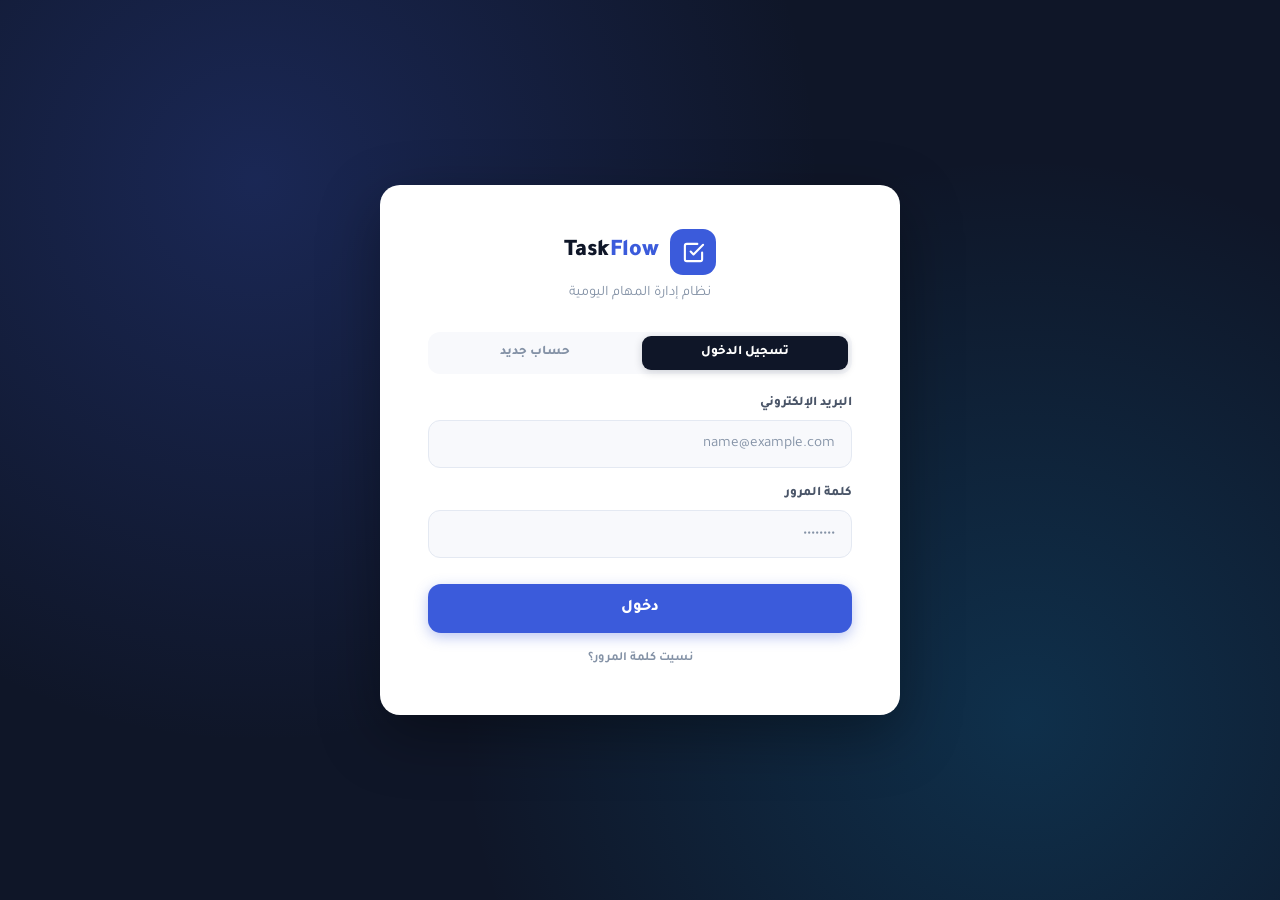
<file: index.html>
<!DOCTYPE html>
<html lang="ar" dir="rtl">
<head>
<meta charset="UTF-8">
<meta name="viewport" content="width=device-width, initial-scale=1.0">
<title>TaskFlow — إدارة المهام</title>
<link href="https://fonts.googleapis.com/css2?family=Tajawal:wght@300;400;500;700;800;900&display=swap" rel="stylesheet">
<link rel="stylesheet" href="style.css">
</head>
<body>

<!-- ══════ AUTH ══════ -->
<div class="auth-screen" id="authScreen">
  <div class="auth-card">
    <div class="auth-brand">
      <div class="auth-mark">
        <svg viewBox="0 0 24 24"><polyline points="9 11 12 14 22 4"/><path d="M21 12v7a2 2 0 01-2 2H5a2 2 0 01-2-2V5a2 2 0 012-2h11"/></svg>
      </div>
      <div class="auth-name">Task<span>Flow</span></div>
    </div>
    <div class="auth-sub">نظام إدارة المهام اليومية</div>

    <div class="auth-tabs">
      <button class="auth-tab on" id="tabLogin" onclick="switchAuth('login')">تسجيل الدخول</button>
      <button class="auth-tab"    id="tabReg"   onclick="switchAuth('register')">حساب جديد</button>
    </div>

    <div class="auth-err" id="authErr"></div>

    <!-- login -->
    <div id="loginForm">
      <div class="field">
        <label class="field-lbl">البريد الإلكتروني</label>
        <input class="field-inp" id="liEmail" type="email" placeholder="name@example.com" autocomplete="off">
      </div>
      <div class="field">
        <label class="field-lbl">كلمة المرور</label>
        <input class="field-inp" id="liPass" type="password" placeholder="••••••••">
      </div>
      <button class="auth-btn" onclick="doLogin()">دخول</button>
      <button class="link-btn" onclick="switchAuth('reset')">نسيت كلمة المرور؟</button>
    </div>

    
    <div id="resetForm" style="display:none">
      <div class="reset-note">
        أدخلي بريدك المسجّل، ثم اختاري كلمة مرور جديدة.
      </div>
      <div class="field">
        <label class="field-lbl">البريد الإلكتروني</label>
        <input class="field-inp" id="rsEmail" type="email" placeholder="name@example.com" autocomplete="off">
      </div>
      <div class="field">
        <label class="field-lbl">كلمة المرور الجديدة</label>
        <input class="field-inp" id="rsPass" type="password" placeholder="6 أحرف على الأقل">
      </div>
      <div class="field">
        <label class="field-lbl">تأكيد كلمة المرور</label>
        <input class="field-inp" id="rsPass2" type="password" placeholder="أعيدي كتابتها">
      </div>
      <button class="auth-btn" onclick="doReset()">تعيين كلمة المرور</button>
      <button class="link-btn" onclick="switchAuth('login')">العودة لتسجيل الدخول</button>
    </div>

    
    <div id="regForm" style="display:none">
      <div class="field">
        <label class="field-lbl">الاسم</label>
        <input class="field-inp" id="rgName" placeholder="اكتبي اسمك" autocomplete="off">
      </div>
      <div class="field">
        <label class="field-lbl">البريد الإلكتروني</label>
        <input class="field-inp" id="rgEmail" type="email" placeholder="name@example.com" autocomplete="off">
      </div>
      <div class="field">
        <label class="field-lbl">كلمة المرور</label>
        <input class="field-inp" id="rgPass" type="password" placeholder="6 أحرف على الأقل">
      </div>
      <button class="auth-btn" onclick="doRegister()">إنشاء الحساب</button>
    </div>

  </div>
</div>


<div class="shell" id="shell">
<div class="scrim" id="scrim" onclick="closeMenu()"></div>
<aside class="sidebar" id="sidebar">
  <div class="sb-top">
    <div class="sb-logo">
      <div class="sb-logo-mark">
        <svg viewBox="0 0 24 24"><polyline points="9 11 12 14 22 4"/><path d="M21 12v7a2 2 0 01-2 2H5a2 2 0 01-2-2V5a2 2 0 012-2h11"/></svg>
      </div>
      <div class="sb-logo-name">Task<span>Flow</span></div>
    </div>
    <div class="sb-user">
      <div class="sb-av" id="sbAv">؟</div>
      <div>
        <div class="sb-uname" id="sbName">—</div>
        <div class="sb-urole" id="sbRole">—</div>
      </div>
    </div>
  </div>

  <div class="sb-stats">
    <div class="sb-stat"><div class="sb-stat-val" id="stTotal">0</div><div class="sb-stat-lbl">إجمالي</div></div>
    <div class="sb-stat"><div class="sb-stat-val" id="stDone">0</div><div class="sb-stat-lbl">منجزة</div></div>
    <div class="sb-stat"><div class="sb-stat-val" id="stActive">0</div><div class="sb-stat-lbl">قيد التنفيذ</div></div>
    <div class="sb-stat"><div class="sb-stat-val" id="stHigh">0</div><div class="sb-stat-lbl">عالية</div></div>
  </div>

  <nav class="sb-nav">
    <div class="sb-nav-title">الفئات</div>
    <div id="catNav"></div>

    <div id="adminNav" style="display:none">
      <div class="sb-nav-title">لوحة المدير</div>
      <div class="sb-item admin-item" onclick="setView('users',this)">
        <svg viewBox="0 0 24 24"><path d="M17 21v-2a4 4 0 00-4-4H5a4 4 0 00-4 4v2"/><circle cx="9" cy="7" r="4"/><path d="M23 21v-2a4 4 0 00-3-3.87"/></svg>
        إدارة المستخدمين
      </div>
      <div class="sb-item admin-item" onclick="setView('cats',this)">
        <svg viewBox="0 0 24 24"><path d="M20.59 13.41l-7.17 7.17a2 2 0 01-2.83 0L2 12V2h10l8.59 8.59a2 2 0 010 2.82z"/><line x1="7" y1="7" x2="7.01" y2="7"/></svg>
        إدارة الفئات
      </div>
      <div class="sb-item admin-item" onclick="setView('reports',this)">
        <svg viewBox="0 0 24 24"><line x1="18" y1="20" x2="18" y2="10"/><line x1="12" y1="20" x2="12" y2="4"/><line x1="6" y1="20" x2="6" y2="14"/></svg>
        التقارير
      </div>
    </div>
  </nav>

  <div class="sb-bottom">
    <div class="sb-prog-lbl">نسبة الإنجاز <span id="pctTxt">0%</span></div>
    <div class="sb-prog"><div class="sb-prog-fill" id="progFill" style="width:0%"></div></div>
    <button class="sb-logout" onclick="doLogout()">
      <svg viewBox="0 0 24 24"><path d="M9 21H5a2 2 0 01-2-2V5a2 2 0 012-2h4"/><polyline points="16 17 21 12 16 7"/><line x1="21" y1="12" x2="9" y2="12"/></svg>
      تسجيل الخروج
    </button>
  </div>
</aside>

<div class="main">
  <div class="topbar">
    <div style="display:flex;align-items:center;gap:10px;min-width:0">
      <button class="tb-btn menu-btn" onclick="toggleMenu()" aria-label="فتح القائمة">
        <svg viewBox="0 0 24 24"><line x1="3" y1="6" x2="21" y2="6"/><line x1="3" y1="12" x2="21" y2="12"/><line x1="3" y1="18" x2="21" y2="18"/></svg>
      </button>
      <div style="min-width:0">
        <div class="topbar-title" id="topTitle">جميع المهام</div>
        <div class="topbar-sub" id="topSub">—</div>
      </div>
    </div>
    <div class="topbar-right">
      <button class="tb-btn" onclick="openClearModal()" title="حذف المنجزة">
        <svg viewBox="0 0 24 24"><polyline points="3 6 5 6 21 6"/><path d="M19 6l-1 14a2 2 0 01-2 2H8a2 2 0 01-2-2L5 6"/><path d="M10 11v6M14 11v6"/><path d="M9 6V4h6v2"/></svg>
      </button>
    </div>
  </div>

  <div class="content">

   
    <div class="view on" id="v-tasks">
      <div class="input-section">
        <div class="input-main">
          <input class="task-input" id="taskInp" placeholder="اكتبي مهمتك هنا..." autocomplete="off">
          <button class="btn-add" onclick="addTask()">
            <svg viewBox="0 0 24 24"><line x1="12" y1="5" x2="12" y2="19"/><line x1="5" y1="12" x2="19" y2="12"/></svg>
            إضافة
          </button>
        </div>
        <div class="input-opts">
          <select class="opt-sel" id="catInp"></select>
          <select class="opt-sel" id="prioInp">
            <option value="medium">أولوية متوسطة</option>
            <option value="high">أولوية عالية</option>
            <option value="low">أولوية منخفضة</option>
          </select>
          <select class="opt-sel" id="dateInp">
            <option value="">بدون موعد</option>
            <option value="اليوم">اليوم</option>
            <option value="الغد">الغد</option>
            <option value="هذا الأسبوع">هذا الأسبوع</option>
          </select>
        </div>
      </div>

      <div class="filter-bar">
        <div class="filter-tabs">
          <button class="ftab on" onclick="setFilter('all',this)">الكل</button>
          <button class="ftab" onclick="setFilter('active',this)">قيد التنفيذ</button>
          <button class="ftab" onclick="setFilter('done',this)">منجزة</button>
        </div>
        <select class="sort-sel" id="sortSel" onchange="render()">
          <option value="newest">الأحدث أولاً</option>
          <option value="oldest">الأقدم أولاً</option>
          <option value="prio">الأولوية</option>
          <option value="alpha">أبجدي</option>
        </select>
        <div class="search-wrap">
          <svg class="search-icon" viewBox="0 0 24 24"><circle cx="11" cy="11" r="8"/><line x1="21" y1="21" x2="16.65" y2="16.65"/></svg>
          <input class="search-input" id="searchInp" placeholder="بحث في المهام..." oninput="render()">
        </div>
      </div>

      <div class="tasks-wrap" id="taskList"></div>

      <div class="bottom-bar">
        <div class="results-txt" id="resultsTxt"></div>
        <button class="btn-clr" onclick="openClearModal()">حذف المنجزة</button>
      </div>
    </div>

  
    <div class="view" id="v-users">
      <div class="panel">
        <div class="panel-head">
          <div>
            <div class="panel-title">إدارة المستخدمين</div>
            <div class="panel-desc">عرض الحسابات وتفعيلها أو تعطيلها أو حذفها</div>
          </div>
        </div>
        <div class="panel-body">
          <table class="dtable">
            <thead><tr><th>المستخدم</th><th>الدور</th><th>المهام</th><th>الحالة</th><th>إجراءات</th></tr></thead>
            <tbody id="usersBody"></tbody>
          </table>
        </div>
      </div>
    </div>


    <div class="view" id="v-cats">
      <div class="panel">
        <div class="panel-head">
          <div>
            <div class="panel-title">إدارة الفئات</div>
            <div class="panel-desc">إضافة الفئات وتعديلها وحذفها</div>
          </div>
        </div>
        <div class="cat-add">
          <input class="cat-inp" id="newCat" placeholder="اسم الفئة الجديدة..." autocomplete="off">
          <button class="cat-btn" onclick="addCategory()">إضافة فئة</button>
        </div>
        <div class="panel-body">
          <table class="dtable">
            <thead><tr><th>الفئة</th><th>المعرّف</th><th>عدد المهام</th><th>إجراءات</th></tr></thead>
            <tbody id="catsBody"></tbody>
          </table>
        </div>
      </div>
    </div>

   
    <div class="view" id="v-reports">
      <div class="rep-grid" id="repGrid"></div>
      <div class="panel">
        <div class="panel-head">
          <div>
            <div class="panel-title">نشاط المستخدمين</div>
            <div class="panel-desc">ملخّص المهام لكل مستخدم</div>
          </div>
        </div>
        <div class="panel-body">
          <table class="dtable">
            <thead><tr><th>المستخدم</th><th>الإجمالي</th><th>المنجزة</th><th>نسبة الإنجاز</th></tr></thead>
            <tbody id="repBody"></tbody>
          </table>
        </div>
      </div>
    </div>

  </div>
</div>
</div>

<div class="overlay" id="clearOv">
  <div class="modal">
    <div class="modal-title">حذف المهام المنجزة</div>
    <div class="modal-sub">سيتم حذف جميع مهامك المنجزة. لا يمكن التراجع عن هذا الإجراء.</div>
    <div class="modal-acts">
      <button class="btn-cx" onclick="closeOv('clearOv')">إلغاء</button>
      <button class="btn-sv" style="background:var(--red)" onclick="clearDone()">حذف المنجزة</button>
    </div>
  </div>
</div>

<div class="toast" id="toast"><div class="toast-dot"></div><span id="toastTxt"></span></div>

<script src="script.js"></script>
</body>
</html>
</file>
<file: style.css>
/* =============================================
   
   ============================================= */

*,*::before,*::after{margin:0;padding:0;box-sizing:border-box}
:root{
  --bg:#f0f2f7; --surface:#fff; --surface2:#f8f9fc;
  --navy:#0f1628; --navy2:#1e2d4d;
  --blue:#3b5bdb; --blue-lt:#4c6ef5; --blue-dk:#2f4ac9;
  --cyan:#0ea5e9; --green:#10b981; --orange:#f59e0b; --red:#ef4444;
  --purple:#7c3aed;
  --muted:#8492a6; --border:#e4e9f2; --border2:#d0d7e8;
  --text:#2d3748; --text2:#4a5568;
  --shadow-sm:0 1px 4px rgba(15,22,40,.07);
  --shadow:0 4px 20px rgba(15,22,40,.09);
  --shadow-lg:0 8px 40px rgba(15,22,40,.13);
  --radius:14px; --radius-lg:20px;
}
html{scroll-behavior:smooth}
body{font-family:'Tajawal',sans-serif;background:var(--bg);min-height:100vh;color:var(--text);-webkit-font-smoothing:antialiased}

/* ═══ AUTH SCREEN ═══ */
.auth-screen{
  min-height:100vh;display:flex;align-items:center;justify-content:center;
  padding:24px;background:var(--navy);
  background-image:radial-gradient(circle at 20% 20%, rgba(59,91,219,.25), transparent 45%),
                   radial-gradient(circle at 80% 80%, rgba(14,165,233,.18), transparent 45%);
}
.auth-card{
  width:min(520px,100%);background:var(--surface);
  border-radius:var(--radius-lg);padding:44px 48px;
  box-shadow:0 20px 60px rgba(0,0,0,.35);
}
.auth-brand{display:flex;align-items:center;justify-content:center;gap:12px;margin-bottom:10px}
.auth-mark{
  width:46px;height:46px;border-radius:13px;background:var(--blue);
  display:flex;align-items:center;justify-content:center;
}
.auth-mark svg{width:23px;height:23px;stroke:#fff;fill:none;stroke-width:2.2;stroke-linecap:round;stroke-linejoin:round}
.auth-name{font-size:1.5rem;font-weight:900;color:var(--navy);letter-spacing:-.3px}
.auth-name span{color:var(--blue)}
.auth-sub{text-align:center;font-size:.9rem;color:var(--muted);margin-bottom:30px}

.auth-tabs{display:flex;background:var(--surface2);border-radius:12px;padding:4px;gap:3px;margin-bottom:22px}
.auth-tab{
  flex:1;padding:9px;border:none;border-radius:9px;background:transparent;
  font-family:'Tajawal',sans-serif;font-size:.82rem;font-weight:800;
  color:var(--muted);cursor:pointer;transition:all .2s;
}
.auth-tab.on{background:var(--navy);color:#fff;box-shadow:0 2px 8px rgba(15,22,40,.18)}

.field{margin-bottom:18px}
.field-lbl{display:block;font-size:.82rem;font-weight:800;color:var(--text2);margin-bottom:8px}
.field-inp{
  width:100%;padding:14px 16px;background:var(--surface2);
  border:1.5px solid var(--border);border-radius:12px;
  font-family:'Tajawal',sans-serif;font-size:.95rem;color:var(--navy);
  outline:none;transition:all .2s;direction:rtl;
}
.field-inp:focus{border-color:var(--blue);background:#fff;box-shadow:0 0 0 3px rgba(59,91,219,.1)}
.field-inp::placeholder{color:var(--muted)}

.auth-btn{
  width:100%;padding:15px;margin-top:8px;
  background:var(--blue);border:none;border-radius:13px;
  font-family:'Tajawal',sans-serif;font-size:1rem;font-weight:800;color:#fff;
  cursor:pointer;transition:all .2s;box-shadow:0 4px 14px rgba(59,91,219,.35);
}
.auth-btn:hover{background:var(--blue-lt);transform:translateY(-1px)}
.auth-err{
  display:none;background:#fff1f2;border:1px solid #fecaca;color:#dc2626;
  border-radius:10px;padding:9px 13px;font-size:.76rem;font-weight:700;margin-bottom:14px;
}
.auth-err.show{display:block}

/* رابط نصي (نسيت كلمة المرور / رجوع) */
.link-btn{
  display:block;width:100%;margin-top:12px;padding:6px;
  background:none;border:none;
  font-family:'Tajawal',sans-serif;font-size:.78rem;font-weight:700;
  color:var(--muted);cursor:pointer;transition:color .18s;
}
.link-btn:hover{color:var(--blue);text-decoration:underline}

/* ملاحظة صفحة استعادة كلمة المرور */
.reset-note{
  background:#eff6ff;border:1px solid #dbeafe;color:#1e40af;
  border-radius:10px;padding:10px 13px;
  font-size:.75rem;font-weight:600;line-height:1.6;margin-bottom:16px;
}
.auth-hint{
  margin-top:18px;padding-top:16px;border-top:1px solid var(--border);
  font-size:.7rem;color:var(--muted);text-align:center;line-height:1.7;
}
.auth-hint code{background:var(--surface2);border:1px solid var(--border);border-radius:5px;padding:1px 6px;font-size:.68rem;color:var(--navy);font-weight:700}

/* ═══ APP SHELL ═══ */
.shell{display:none;min-height:100vh;height:100vh;overflow:hidden}
.shell.on{display:flex}

.sidebar{
  width:280px;flex-shrink:0;height:100vh;background:var(--navy);
  display:flex;flex-direction:column;position:sticky;top:0;z-index:100;
  transition:transform .3s;overflow-y:auto;
}
.sb-top{padding:26px 22px 18px;border-bottom:1px solid rgba(255,255,255,.06)}
.sb-logo{display:flex;align-items:center;gap:10px;margin-bottom:22px}
.sb-logo-mark{width:36px;height:36px;border-radius:10px;background:var(--blue);display:flex;align-items:center;justify-content:center;flex-shrink:0}
.sb-logo-mark svg{width:18px;height:18px;stroke:#fff;fill:none;stroke-width:2.2;stroke-linecap:round;stroke-linejoin:round}
.sb-logo-name{font-size:1.1rem;font-weight:900;color:#fff;letter-spacing:-.3px}
.sb-logo-name span{color:#93c5fd}

.sb-user{display:flex;align-items:center;gap:12px;background:rgba(255,255,255,.05);border-radius:12px;padding:12px 14px}
.sb-av{width:38px;height:38px;border-radius:10px;background:linear-gradient(135deg,var(--blue-lt),var(--blue-dk));display:flex;align-items:center;justify-content:center;font-size:1rem;font-weight:900;color:#fff;flex-shrink:0}
.sb-av.admin{background:linear-gradient(135deg,var(--purple),#5b21b6)}
.sb-uname{font-size:.85rem;font-weight:800;color:#fff}
.sb-urole{font-size:.68rem;color:rgba(255,255,255,.45);margin-top:1px}
.role-chip{display:inline-block;background:rgba(124,58,237,.3);color:#c4b5fd;border-radius:5px;padding:1px 6px;font-size:.6rem;font-weight:800;margin-right:4px}

.sb-stats{padding:16px 22px;display:grid;grid-template-columns:1fr 1fr;gap:10px;border-bottom:1px solid rgba(255,255,255,.06)}
.sb-stat{background:rgba(255,255,255,.05);border-radius:10px;padding:11px;text-align:center}
.sb-stat-val{font-size:1.45rem;font-weight:900;color:#fff;line-height:1}
.sb-stat-lbl{font-size:.6rem;font-weight:700;color:rgba(255,255,255,.4);text-transform:uppercase;letter-spacing:.7px;margin-top:3px}

.sb-nav{padding:12px 14px 0}
.sb-nav-title{font-size:.6rem;font-weight:800;letter-spacing:1.5px;text-transform:uppercase;color:rgba(255,255,255,.25);padding:10px 8px 6px}
.sb-item{
  display:flex;align-items:center;gap:10px;padding:10px 12px;border-radius:10px;
  font-size:.83rem;font-weight:700;color:rgba(255,255,255,.5);
  cursor:pointer;transition:all .18s;margin-bottom:2px;border:1.5px solid transparent;
}
.sb-item svg{width:16px;height:16px;stroke:currentColor;fill:none;stroke-width:2;stroke-linecap:round;stroke-linejoin:round;flex-shrink:0}
.sb-item:hover{background:rgba(255,255,255,.06);color:rgba(255,255,255,.8)}
.sb-item.on{background:rgba(59,91,219,.2);border-color:rgba(59,91,219,.35);color:#93c5fd}
.sb-item.admin-item.on{background:rgba(124,58,237,.2);border-color:rgba(124,58,237,.4);color:#c4b5fd}
.sb-item-count{margin-right:auto;background:rgba(255,255,255,.1);border-radius:6px;padding:2px 7px;font-size:.62rem;font-weight:800}
.sb-item.on .sb-item-count{background:rgba(59,91,219,.35);color:#93c5fd}

.sb-bottom{padding:14px;border-top:1px solid rgba(255,255,255,.06)}
.sb-prog-lbl{display:flex;justify-content:space-between;align-items:center;font-size:.72rem;font-weight:700;color:rgba(255,255,255,.4);margin-bottom:8px}
.sb-prog-lbl span{color:#93c5fd;font-size:.82rem;font-weight:900}
.sb-prog{height:5px;background:rgba(255,255,255,.08);border-radius:3px;overflow:hidden}
.sb-prog-fill{height:100%;border-radius:3px;background:linear-gradient(90deg,var(--blue-lt),var(--cyan));transition:width .5s cubic-bezier(.22,1,.36,1)}
.sb-logout{
  width:100%;margin-top:12px;padding:9px;
  background:rgba(255,255,255,.06);border:1.5px solid rgba(255,255,255,.1);
  border-radius:10px;font-family:'Tajawal',sans-serif;font-size:.78rem;font-weight:700;
  color:rgba(255,255,255,.6);cursor:pointer;transition:all .18s;
  display:flex;align-items:center;justify-content:center;gap:7px;
}
.sb-logout svg{width:14px;height:14px;stroke:currentColor;fill:none;stroke-width:2;stroke-linecap:round;stroke-linejoin:round}
.sb-logout:hover{background:rgba(239,68,68,.15);border-color:rgba(239,68,68,.35);color:#fca5a5}

/* main */
.main{flex:1;min-width:0;margin-right:0;min-height:100vh;height:100vh;overflow-y:auto;display:flex;flex-direction:column;align-items:stretch;background:var(--bg)}
.topbar{
  background:var(--surface);border-bottom:1px solid var(--border);
  height:62px;padding:0 28px;display:flex;align-items:center;justify-content:space-between;
  position:sticky;top:0;z-index:50;width:100%;box-sizing:border-box;
}
.topbar-title{font-size:1rem;font-weight:900;color:var(--navy);letter-spacing:-.2px}
.topbar-sub{font-size:.72rem;color:var(--muted);margin-top:1px}
.topbar-right{display:flex;align-items:center;gap:8px}
.tb-btn{width:36px;height:36px;border-radius:10px;border:1.5px solid var(--border);background:var(--surface);display:flex;align-items:center;justify-content:center;cursor:pointer;transition:all .18s}
.tb-btn svg{width:16px;height:16px;stroke:var(--muted);fill:none;stroke-width:2;stroke-linecap:round;stroke-linejoin:round}
.tb-btn:hover{border-color:var(--blue);background:#eff3ff}
.tb-btn:hover svg{stroke:var(--blue)}

.content{flex:1;width:100%;max-width:1000px;margin:0 auto;box-sizing:border-box;padding:24px 28px 48px}
.view{display:none}
.view.on{display:block}

/* input */
.input-section{background:var(--surface);border-radius:var(--radius-lg);border:1px solid var(--border);padding:22px;box-shadow:var(--shadow);margin-bottom:22px}
.input-main{display:flex;gap:10px;margin-bottom:14px}
.task-input{flex:1;padding:12px 16px;background:var(--surface2);border:1.5px solid var(--border);border-radius:var(--radius);font-family:'Tajawal',sans-serif;font-size:.92rem;color:var(--navy);outline:none;transition:all .2s;direction:rtl}
.task-input:focus{border-color:var(--blue);background:#fff;box-shadow:0 0 0 3px rgba(59,91,219,.1)}
.task-input::placeholder{color:var(--muted)}
.btn-add{padding:12px 22px;background:var(--blue);border:none;border-radius:var(--radius);font-family:'Tajawal',sans-serif;font-size:.88rem;font-weight:800;color:#fff;cursor:pointer;transition:all .2s;white-space:nowrap;box-shadow:0 4px 14px rgba(59,91,219,.35);display:flex;align-items:center;gap:7px}
.btn-add svg{width:16px;height:16px;stroke:#fff;fill:none;stroke-width:2.5;stroke-linecap:round}
.btn-add:hover{background:var(--blue-lt);transform:translateY(-1px)}
.input-opts{display:grid;grid-template-columns:1fr 1fr 1fr;gap:10px}
.opt-sel{padding:9px 13px;background:var(--surface2);border:1.5px solid var(--border);border-radius:var(--radius);font-family:'Tajawal',sans-serif;font-size:.8rem;color:var(--text2);outline:none;cursor:pointer;transition:border-color .2s;direction:rtl}
.opt-sel:focus{border-color:var(--blue)}

/* filter */
.filter-bar{display:flex;align-items:center;gap:8px;margin-bottom:18px;flex-wrap:wrap}
.filter-tabs{display:flex;background:var(--surface);border:1px solid var(--border);border-radius:12px;padding:4px;gap:3px;box-shadow:var(--shadow-sm)}
.ftab{padding:7px 16px;border-radius:9px;border:none;font-family:'Tajawal',sans-serif;font-size:.78rem;font-weight:700;cursor:pointer;transition:all .2s;background:transparent;color:var(--muted)}
.ftab.on{background:var(--navy);color:#fff}
.sort-sel{padding:8px 13px;background:var(--surface);border:1px solid var(--border);border-radius:11px;font-family:'Tajawal',sans-serif;font-size:.78rem;color:var(--text2);outline:none;cursor:pointer;box-shadow:var(--shadow-sm);direction:rtl}
.search-wrap{flex:1;position:relative;max-width:260px;margin-right:auto}
.search-input{width:100%;padding:8px 14px 8px 38px;background:var(--surface);border:1px solid var(--border);border-radius:11px;font-family:'Tajawal',sans-serif;font-size:.78rem;color:var(--navy);outline:none;transition:border-color .2s;direction:rtl;box-shadow:var(--shadow-sm)}
.search-input:focus{border-color:var(--blue)}
.search-icon{position:absolute;top:50%;transform:translateY(-50%);left:12px;width:15px;height:15px;stroke:var(--muted);fill:none;stroke-width:2;stroke-linecap:round}

/* tasks */
.tasks-wrap{display:flex;flex-direction:column;gap:8px}
.task-card{background:var(--surface);border:1px solid var(--border);border-radius:var(--radius);padding:15px 18px;display:flex;align-items:center;gap:13px;box-shadow:var(--shadow-sm);transition:all .22s;animation:cardIn .3s cubic-bezier(.22,1,.36,1);position:relative;overflow:hidden}
.task-card::before{content:'';position:absolute;right:0;top:0;bottom:0;width:3px;border-radius:0 4px 4px 0;background:var(--border);transition:background .2s}
.task-card.prio-high::before{background:var(--red)}
.task-card.prio-medium::before{background:var(--orange)}
.task-card.prio-low::before{background:var(--green)}
@keyframes cardIn{from{opacity:0;transform:translateY(-8px)}to{opacity:1;transform:translateY(0)}}
.task-card:hover{box-shadow:var(--shadow);transform:translateY(-1px);border-color:var(--border2)}
.task-card.done-card{opacity:.5}
.task-card.done-card .task-txt{text-decoration:line-through;color:var(--muted)}
.chk{width:22px;height:22px;border-radius:6px;border:2px solid var(--border2);display:flex;align-items:center;justify-content:center;cursor:pointer;transition:all .18s;flex-shrink:0;background:#fff}
.chk:hover{border-color:var(--green)}
.chk.ticked{background:var(--green);border-color:var(--green)}
.chk-svg{width:12px;height:12px;stroke:#fff;fill:none;stroke-width:2.5;stroke-linecap:round;stroke-linejoin:round;display:none}
.chk.ticked .chk-svg{display:block}
.task-body{flex:1;min-width:0}
.task-txt{font-size:.88rem;font-weight:700;color:var(--navy);line-height:1.45;word-break:break-word}
.task-meta{display:flex;align-items:center;gap:7px;margin-top:6px;flex-wrap:wrap}
.tag{display:inline-flex;align-items:center;padding:2px 9px;border-radius:20px;font-size:.62rem;font-weight:800;letter-spacing:.3px}
.tag-cat{background:#f0f4ff;color:#4c6ef5;border:1px solid #dde4ff}
.tag-high{background:#fff1f1;color:#dc2626;border:1px solid #fecaca}
.tag-medium{background:#fffbeb;color:#d97706;border:1px solid #fde68a}
.tag-low{background:#f0fdf4;color:#16a34a;border:1px solid #bbf7d0}
.task-time{font-size:.62rem;color:var(--muted);font-weight:600}
.task-acts{display:flex;gap:5px;flex-shrink:0}
.act{width:30px;height:30px;border-radius:8px;border:1.5px solid var(--border);background:#fff;display:flex;align-items:center;justify-content:center;cursor:pointer;transition:all .16s}
.act svg{width:13px;height:13px;stroke:currentColor;fill:none;stroke-width:2;stroke-linecap:round;stroke-linejoin:round}
.act-edit{color:var(--muted)}
.act-edit:hover{border-color:#3b82f6;color:#3b82f6;background:#eff6ff}
.act-del{color:var(--muted)}
.act-del:hover{border-color:var(--red);color:var(--red);background:#fff1f2}
.edit-row{display:flex;gap:8px;flex:1}
.edit-inp{flex:1;padding:8px 12px;background:var(--surface2);border:1.5px solid var(--blue);border-radius:9px;font-family:'Tajawal',sans-serif;font-size:.85rem;color:var(--navy);outline:none;direction:rtl}
.btn-sv{padding:8px 14px;background:var(--navy);border:none;border-radius:9px;font-family:'Tajawal',sans-serif;font-size:.75rem;font-weight:800;color:#fff;cursor:pointer;white-space:nowrap}
.btn-sv:hover{background:var(--navy2)}
.btn-cx{padding:8px 12px;background:transparent;border:1.5px solid var(--border);border-radius:9px;font-family:'Tajawal',sans-serif;font-size:.75rem;font-weight:700;color:var(--muted);cursor:pointer}
.btn-cx:hover{border-color:var(--border2);color:var(--text)}

/* empty */
.empty-state{background:var(--surface);border:1px solid var(--border);border-radius:var(--radius-lg);padding:56px 24px;text-align:center;box-shadow:var(--shadow-sm)}
.empty-icon{width:56px;height:56px;border-radius:16px;background:#f0f4ff;display:flex;align-items:center;justify-content:center;margin:0 auto 16px}
.empty-icon svg{width:26px;height:26px;stroke:var(--blue);fill:none;stroke-width:1.8;stroke-linecap:round}
.empty-title{font-size:.95rem;font-weight:800;color:var(--navy);margin-bottom:6px}
.empty-sub{font-size:.78rem;color:var(--muted)}

.bottom-bar{display:flex;justify-content:space-between;align-items:center;margin-top:16px;flex-wrap:wrap;gap:8px}
.results-txt{font-size:.75rem;color:var(--muted);font-weight:600}
.btn-clr{padding:7px 16px;background:transparent;border:1.5px solid var(--border);border-radius:10px;font-family:'Tajawal',sans-serif;font-size:.75rem;font-weight:700;color:var(--muted);cursor:pointer;transition:all .18s}
.btn-clr:hover{border-color:var(--red);color:var(--red);background:#fff1f2}

/* ═══ ADMIN PANEL ═══ */
.panel{background:var(--surface);border:1px solid var(--border);border-radius:var(--radius-lg);box-shadow:var(--shadow);overflow:hidden;margin-bottom:20px}
.panel-head{padding:18px 22px;border-bottom:1px solid var(--border);display:flex;align-items:center;justify-content:space-between;gap:12px;flex-wrap:wrap}
.panel-title{font-size:.95rem;font-weight:900;color:var(--navy)}
.panel-desc{font-size:.72rem;color:var(--muted);margin-top:2px}
.panel-body{padding:6px 0}

.dtable{width:100%;border-collapse:collapse}
.dtable th{
  text-align:right;padding:11px 22px;font-size:.68rem;font-weight:800;
  color:var(--muted);text-transform:uppercase;letter-spacing:.7px;
  border-bottom:1px solid var(--border);background:var(--surface2);
}
.dtable td{padding:13px 22px;font-size:.83rem;color:var(--text);border-bottom:1px solid var(--border)}
.dtable tr:last-child td{border-bottom:none}
.dtable tr:hover td{background:var(--surface2)}
.u-cell{display:flex;align-items:center;gap:10px}
.u-av{width:32px;height:32px;border-radius:9px;background:linear-gradient(135deg,var(--blue-lt),var(--blue-dk));display:flex;align-items:center;justify-content:center;font-size:.82rem;font-weight:900;color:#fff;flex-shrink:0}
.u-av.admin{background:linear-gradient(135deg,var(--purple),#5b21b6)}
.u-name{font-weight:800;color:var(--navy);font-size:.85rem}
.u-mail{font-size:.7rem;color:var(--muted)}
.badge{display:inline-block;padding:3px 10px;border-radius:20px;font-size:.65rem;font-weight:800}
.badge-user{background:#f0f4ff;color:#4c6ef5;border:1px solid #dde4ff}
.badge-admin{background:#f5f3ff;color:#7c3aed;border:1px solid #ddd6fe}
.badge-on{background:#f0fdf4;color:#16a34a;border:1px solid #bbf7d0}
.badge-off{background:#fef2f2;color:#dc2626;border:1px solid #fecaca}
.mini-btn{
  padding:6px 12px;border-radius:8px;border:1.5px solid var(--border);background:#fff;
  font-family:'Tajawal',sans-serif;font-size:.72rem;font-weight:700;color:var(--muted);
  cursor:pointer;transition:all .16s;
}
.mini-btn:hover{border-color:var(--navy);color:var(--navy)}
.mini-btn.danger:hover{border-color:var(--red);color:var(--red);background:#fff1f2}
.mini-btn.ok:hover{border-color:var(--green);color:var(--green);background:#f0fdf4}

.cat-add{display:flex;gap:8px;padding:16px 22px;border-bottom:1px solid var(--border);background:var(--surface2)}
.cat-inp{flex:1;padding:9px 13px;background:#fff;border:1.5px solid var(--border);border-radius:10px;font-family:'Tajawal',sans-serif;font-size:.82rem;color:var(--navy);outline:none;direction:rtl}
.cat-inp:focus{border-color:var(--blue)}
.cat-btn{padding:9px 18px;background:var(--navy);border:none;border-radius:10px;font-family:'Tajawal',sans-serif;font-size:.78rem;font-weight:800;color:#fff;cursor:pointer;white-space:nowrap}
.cat-btn:hover{background:var(--navy2)}

/* report cards */
.rep-grid{display:grid;grid-template-columns:repeat(auto-fit,minmax(150px,1fr));gap:12px;margin-bottom:20px}
.rep-card{background:var(--surface);border:1px solid var(--border);border-radius:var(--radius);padding:18px;box-shadow:var(--shadow-sm)}
.rep-val{font-size:1.9rem;font-weight:900;color:var(--navy);line-height:1}
.rep-lbl{font-size:.7rem;font-weight:700;color:var(--muted);margin-top:5px}
.rep-bar{height:4px;border-radius:3px;background:var(--border);margin-top:10px;overflow:hidden}
.rep-bar-fill{height:100%;border-radius:3px;background:var(--blue)}

/* toast + modal */
.toast{position:fixed;bottom:28px;left:50%;transform:translateX(-50%) translateY(12px);background:var(--navy);color:#fff;padding:11px 22px;border-radius:12px;font-size:.82rem;font-weight:700;box-shadow:0 8px 32px rgba(0,0,0,.2);opacity:0;transition:all .28s;pointer-events:none;white-space:nowrap;z-index:999;display:flex;align-items:center;gap:8px}
.toast.show{opacity:1;transform:translateX(-50%) translateY(0)}
.toast-dot{width:7px;height:7px;border-radius:50%;background:var(--green);flex-shrink:0}
.overlay{position:fixed;inset:0;background:rgba(0,0,0,.5);backdrop-filter:blur(5px);z-index:200;display:flex;align-items:center;justify-content:center;opacity:0;pointer-events:none;transition:opacity .22s}
.overlay.on{opacity:1;pointer-events:all}
.modal{background:#fff;border-radius:var(--radius-lg);padding:28px;width:min(420px,94vw);transform:scale(.96) translateY(10px);transition:transform .25s cubic-bezier(.22,1,.36,1);border:1px solid var(--border);box-shadow:var(--shadow-lg)}
.overlay.on .modal{transform:scale(1) translateY(0)}
.modal-title{font-size:1rem;font-weight:900;color:var(--navy);margin-bottom:6px}
.modal-sub{font-size:.8rem;color:var(--muted);margin-bottom:22px;line-height:1.6}
.modal-acts{display:flex;gap:8px;justify-content:flex-end;margin-top:20px}

/* ═══════════════════════════════════════════
   RESPONSIVE  —  NFR-7 responsive web design
   نقاط التحوّل: 1024px تابلت · 768px موبايل · 420px صغير
   ═══════════════════════════════════════════ */

/* زر القائمة — مخفي على الشاشات الكبيرة */
.menu-btn{display:none}
/* الطبقة السوداء خلف القائمة بالموبايل */
.scrim{
  display:none;position:fixed;inset:0;
  background:rgba(15,22,40,.5);backdrop-filter:blur(2px);
  z-index:99;opacity:0;transition:opacity .3s;
}
.scrim.on{display:block;opacity:1}

/* ── تابلت ── */
@media(max-width:1024px){
  .sidebar{width:250px}
  .content{padding:20px 18px 40px}
  .topbar{padding:0 18px}
  .rep-grid{grid-template-columns:repeat(auto-fit,minmax(130px,1fr))}
}

/* ── موبايل ── */
@media(max-width:768px){
  /* القائمة الجانبية تنزلق من اليمين (ثابتة فوق المحتوى) */
  .sidebar{
    position:fixed;right:0;top:0;
    width:270px;transform:translateX(100%);
    box-shadow:-8px 0 40px rgba(0,0,0,.3);
  }
  .sidebar.open{transform:translateX(0)}
  .main{margin-right:0}

  /* زر القائمة يظهر */
  .menu-btn{display:flex}

  .topbar{height:56px;padding:0 14px;gap:10px}
  .topbar-title{font-size:.9rem}
  .topbar-sub{font-size:.66rem}
  .content{padding:16px 14px 40px}

  /* الإدخال */
  .input-section{padding:16px;border-radius:16px}
  .input-main{flex-direction:column;gap:8px}
  .btn-add{width:100%;justify-content:center;padding:12px}
  .input-opts{grid-template-columns:1fr;gap:8px}

  /* الفلاتر */
  .filter-bar{gap:6px}
  .filter-tabs{width:100%;order:1}
  .ftab{flex:1;padding:8px 6px;font-size:.74rem}
  .sort-sel{order:3;flex:1}
  .search-wrap{order:2;max-width:100%;width:100%;margin-right:0}

  /* بطاقات المهام */
  .task-card{padding:13px 14px;gap:10px;align-items:flex-start}
  .chk{margin-top:2px}
  .task-txt{font-size:.85rem}
  .task-acts{flex-direction:column;gap:4px}
  .act{width:28px;height:28px}
  .edit-row{flex-wrap:wrap}
  .edit-inp{width:100%;flex:auto}

  /* ═══ الجداول تصير كروت ═══ */
  .dtable thead{display:none}
  .dtable, .dtable tbody, .dtable tr, .dtable td{display:block;width:100%}
  .dtable tr{
    border:1px solid var(--border);border-radius:12px;
    margin:10px 14px;padding:6px 0;background:#fff;
  }
  .dtable tr:hover td{background:transparent}
  .dtable td{
    border:none;padding:8px 14px;
    display:flex;align-items:center;justify-content:space-between;gap:10px;
  }
  /* عنوان العمود يظهر جنب القيمة */
  .dtable td::before{
    content:attr(data-label);
    font-size:.68rem;font-weight:800;color:var(--muted);
    text-transform:uppercase;letter-spacing:.5px;flex-shrink:0;
  }
  .dtable td:first-child{
    border-bottom:1px solid var(--border);
    padding-bottom:12px;margin-bottom:4px;
  }
  .dtable td:first-child::before{display:none}
  .dtable td:last-child{display:flex;gap:6px;justify-content:flex-end}
  .dtable td:last-child::before{margin-left:auto}
  .mini-btn{padding:7px 14px}

  /* لوحة المدير */
  .panel-head{padding:15px 16px}
  .cat-add{flex-direction:column;padding:14px 16px}
  .cat-btn{width:100%}
  .rep-grid{grid-template-columns:1fr 1fr;gap:10px}
  .rep-card{padding:15px}
  .rep-val{font-size:1.6rem}

  /* تسجيل الدخول */
  .auth-card{padding:28px 22px;border-radius:18px}
  .auth-name{font-size:1.15rem}

  /* التنبيه */
  .toast{
    left:14px;right:14px;bottom:16px;
    transform:translateY(12px);white-space:normal;
    justify-content:center;
  }
  .toast.show{transform:translateY(0)}
  .modal{padding:22px}
}

/* ── موبايل صغير ── */
@media(max-width:420px){
  .sb-stats{grid-template-columns:1fr 1fr;gap:8px;padding:14px}
  .sb-stat-val{font-size:1.3rem}
  .rep-grid{grid-template-columns:1fr}
  .task-meta{gap:5px}
  .tag{font-size:.58rem;padding:2px 7px}
  .content{padding:14px 10px 36px}
  .dtable tr{margin:10px}
}

/* ── تقليل الحركة لمن يفضّلها ── */
@media(prefers-reduced-motion:reduce){
  *{animation-duration:.01ms !important;transition-duration:.01ms !important}
}
</file>
